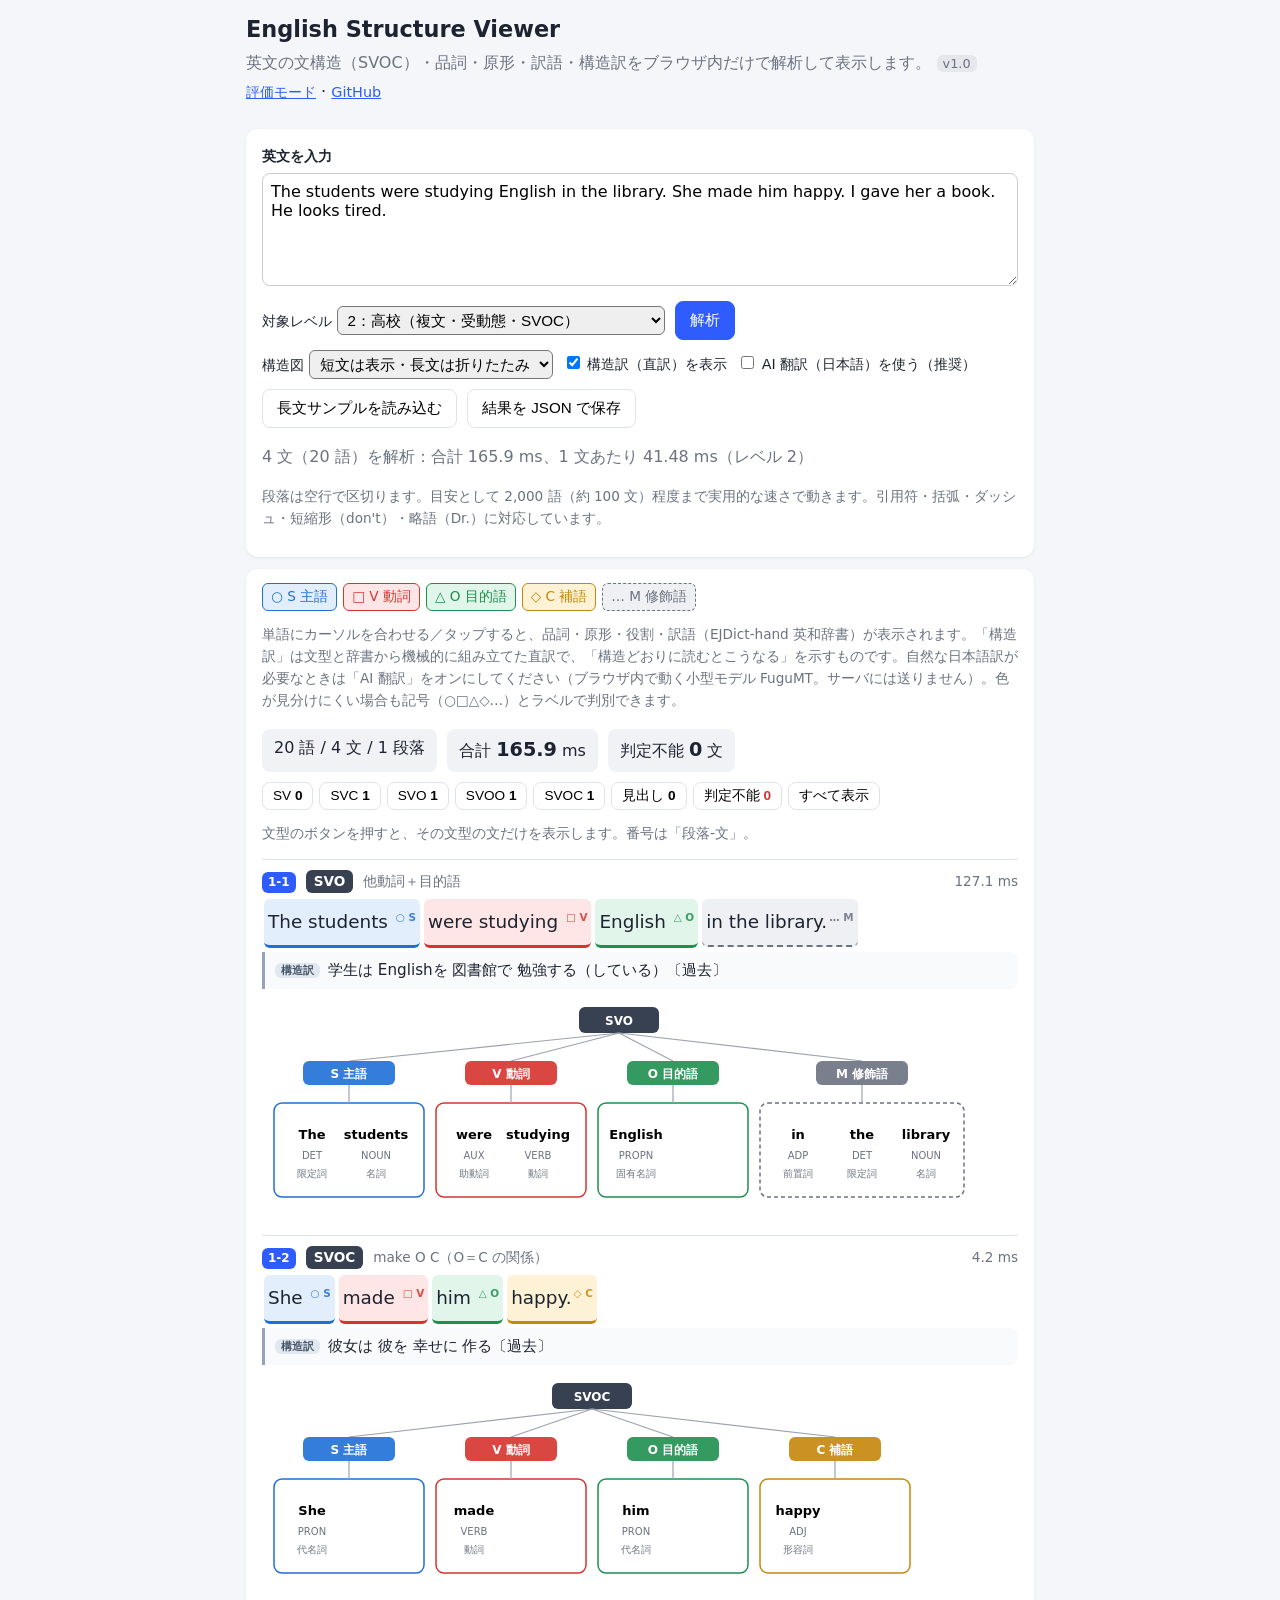
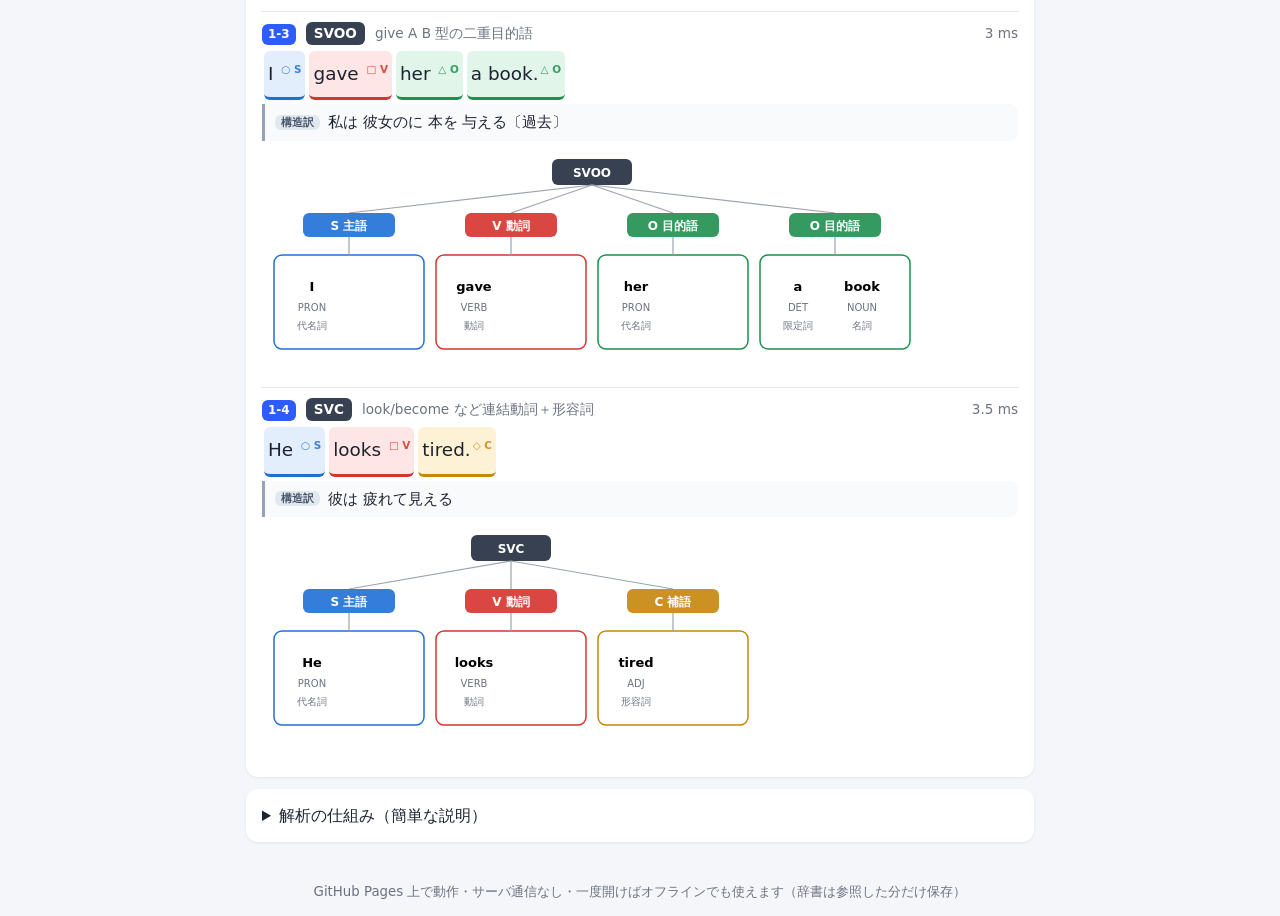
<file: index.html>
<!DOCTYPE html>
<html lang="ja">
<head>
  <meta charset="UTF-8">
  <meta name="viewport" content="width=device-width, initial-scale=1.0">
  <title>English Structure Viewer</title>
  <link rel="stylesheet" href="style.css?v=1.0">
  <link rel="manifest" href="manifest.json">
  <meta name="theme-color" content="#2f5cff">
  <link rel="icon" href="icon.svg">
</head>
<body>
  <header>
    <h1>English Structure Viewer</h1>
    <p class="sub">英文の文構造（SVOC）・品詞・原形・訳語・構造訳をブラウザ内だけで解析して表示します。<span class="ver">v1.0</span></p>
    <nav><a href="eval.html">評価モード</a> · <a href="https://github.com/224096-cmd/eng-structure-viewer">GitHub</a></nav>
  </header>

  <main>
    <section class="card">
      <label for="input" class="lab">英文を入力</label>
      <textarea id="input" rows="5">The students were studying English in the library. She made him happy. I gave her a book. He looks tired.</textarea>
      <div class="controls">
        <label>対象レベル
          <select id="level">
            <option value="1">1：中学（単文）</option>
            <option value="2" selected>2：高校（複文・受動態・SVOC）</option>
            <option value="3">3：入試（重文・分詞構文・関係副詞など）</option>
          </select>
        </label>
        <button id="run" class="primary">解析</button>
        <label>構造図
          <select id="treeMode">
            <option value="fold" selected>短文は表示・長文は折りたたみ</option>
            <option value="always">常に表示</option>
            <option value="never">表示しない</option>
          </select>
        </label>
        <label title="文型と辞書から機械的に組み立てた直訳。AI 翻訳をオンにすると自動で隠れます"><input type="checkbox" id="showGloss" checked> 構造訳（直訳）を表示</label>
        <label title="ブラウザ内で動く小型ニューラル翻訳（FuguMT, 約145MB）。初回のみダウンロード、以後はオフラインでも使えます"><input type="checkbox" id="useMT"> AI 翻訳（日本語）を使う（推奨）</label>
        <button id="sample">長文サンプルを読み込む</button>
        <button id="download" disabled>結果を JSON で保存</button>
      </div>
      <p id="status" class="muted">読み込み中…</p>
      <p id="mtStatus" class="small" style="display:none; color:#1d4ed8"></p>
      <p class="small muted">段落は空行で区切ります。目安として 2,000 語（約 100 文）程度まで実用的な速さで動きます。引用符・括弧・ダッシュ・短縮形（don't）・略語（Dr.）に対応しています。</p>
    </section>

    <section class="card">
      <div class="legend">
        <span class="role-S">○ S 主語</span><span class="role-V">□ V 動詞</span><span class="role-O">△ O 目的語</span><span class="role-C">◇ C 補語</span><span class="role-M">… M 修飾語</span>
      </div>
      <p class="muted small">単語にカーソルを合わせる／タップすると、品詞・原形・役割・訳語（EJDict-hand 英和辞書）が表示されます。「構造訳」は文型と辞書から機械的に組み立てた直訳で、「構造どおりに読むとこうなる」を示すものです。自然な日本語訳が必要なときは「AI 翻訳」をオンにしてください（ブラウザ内で動く小型モデル FuguMT。サーバには送りません）。色が見分けにくい場合も記号（○□△◇…）とラベルで判別できます。</p>
      <div id="summary" style="display:none"></div>
      <div id="output"></div>
    </section>

    <section class="card">
      <details>
        <summary>解析の仕組み（簡単な説明）</summary>
        <ol>
          <li><b>品詞タグ付け</b>：各単語に名詞・動詞などのラベルを付ける（辞書と規則による処理。AI モデルは使わない）。</li>
          <li><b>チャンク化</b>：品詞の並びから名詞句・動詞句・前置詞句などの「かたまり」を作る。</li>
          <li><b>文型判定</b>：修飾語を除いた主要なかたまりの並びを、<code>rules/patterns.json</code> の規則と照合して 5 文型に分類する。「対象レベル」以下の規則だけを使う。</li>
        </ol>
      </details>
    </section>
  </main>

  <footer><small>GitHub Pages 上で動作・サーバ通信なし・一度開けばオフラインでも使えます（辞書は参照した分だけ保存）</small></footer>

  <script src="vendor/compromise.js?v=1.0"></script>
  <script type="module" src="app.js?v=1.0"></script>
</body>
</html>
</file>
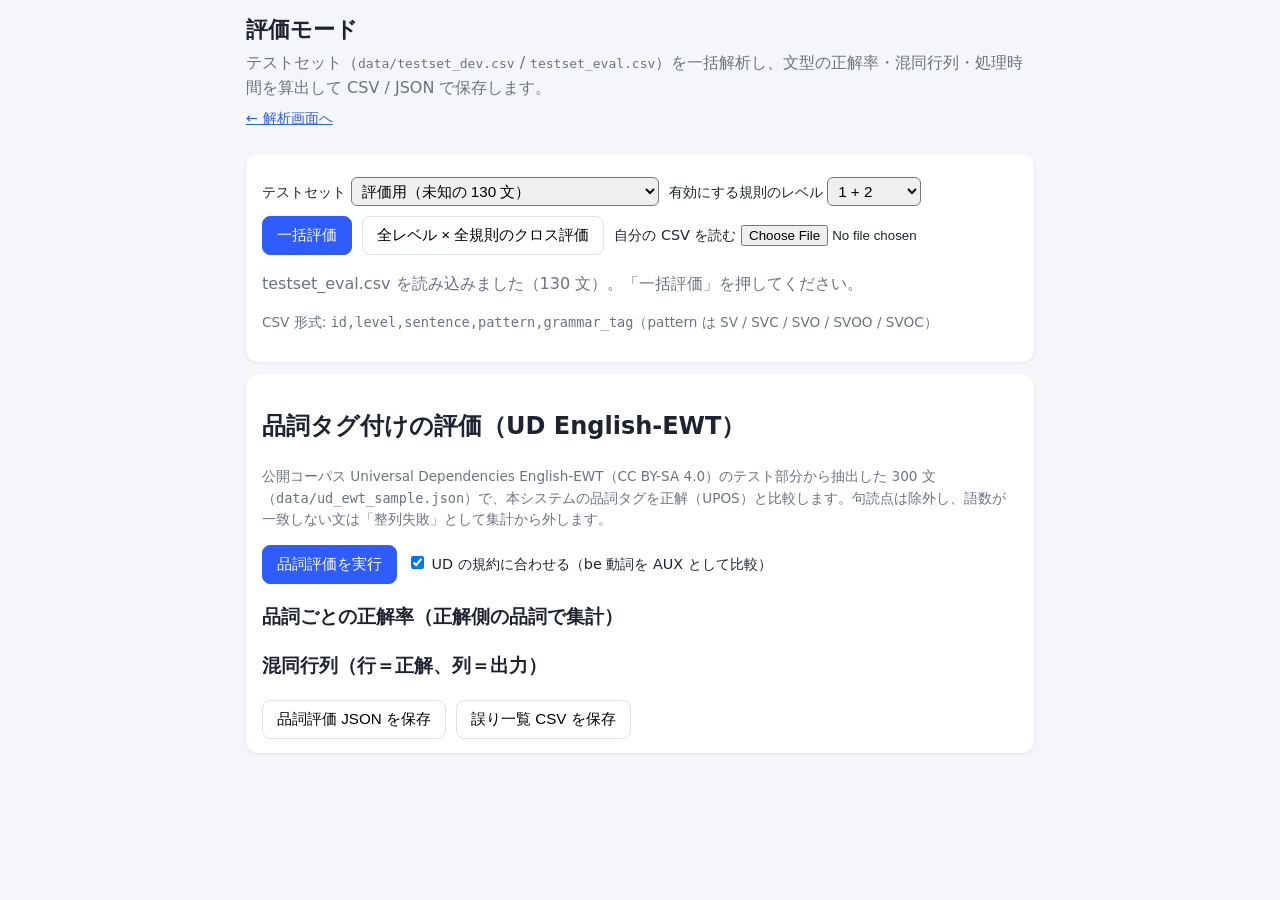
<file: eval.html>
<!DOCTYPE html>
<html lang="ja">
<head>
  <meta charset="UTF-8">
  <meta name="viewport" content="width=device-width, initial-scale=1.0">
  <title>評価モード - English Structure Viewer</title>
  <link rel="stylesheet" href="style.css?v=1.0">
</head>
<body>
  <header>
    <h1>評価モード</h1>
    <p class="sub">テストセット（<code>data/testset_dev.csv</code> / <code>testset_eval.csv</code>）を一括解析し、文型の正解率・混同行列・処理時間を算出して CSV / JSON で保存します。</p>
    <nav><a href="index.html">← 解析画面へ</a></nav>
  </header>
  <main>
    <section class="card">
      <div class="controls">
        <label>テストセット
          <select id="dataset">
            <option value="data/testset_dev.csv">開発用（規則を作りながら見た 169 文）</option>
            <option value="data/testset_eval.csv" selected>評価用（未知の 130 文）</option>
          </select>
        </label>
        <label>有効にする規則のレベル
          <select id="level">
            <option value="1">1 のみ</option>
            <option value="2" selected>1 + 2</option>
            <option value="3">1 + 2 + 3</option>
          </select>
        </label>
        <button id="run" class="primary">一括評価</button>
        <button id="runAll">全レベル × 全規則のクロス評価</button>
        <label>自分の CSV を読む <input type="file" id="file" accept=".csv"></label>
      </div>
      <p id="status" class="muted">読み込み中…</p>
      <p class="small muted">CSV 形式: <code>id,level,sentence,pattern,grammar_tag</code>（pattern は SV / SVC / SVO / SVOO / SVOC）</p>
    </section>

    <section class="card" id="summary" style="display:none">
      <h2>結果</h2>
      <div id="metrics"></div>
      <h3>文型ごとの正解率</h3>
      <div id="perPattern"></div>
      <h3>混同行列（行＝正解、列＝出力）</h3>
      <div id="confusion"></div>
      <div class="controls">
        <button id="dlDetail">詳細 CSV を保存</button>
        <button id="dlSummary">集計 JSON を保存</button>
      </div>
    </section>

    <section class="card" id="crossSec" style="display:none">
      <h2>クロス評価（行＝文のレベル、列＝有効規則）</h2>
      <div id="cross"></div>
      <button id="dlCross">クロス表 CSV を保存</button>
    </section>

    <section class="card" id="detailSec" style="display:none">
      <h2>詳細（誤りは赤）</h2>
      <div id="detail"></div>
    </section>
    <section class="card">
      <h2>品詞タグ付けの評価（UD English-EWT）</h2>
      <p class="small muted">公開コーパス Universal Dependencies English-EWT（CC BY-SA 4.0）のテスト部分から抽出した 300 文（<code>data/ud_ewt_sample.json</code>）で、本システムの品詞タグを正解（UPOS）と比較します。句読点は除外し、語数が一致しない文は「整列失敗」として集計から外します。</p>
      <div class="controls"><button id="runPos" class="primary">品詞評価を実行</button><label><input type="checkbox" id="udMode" checked> UD の規約に合わせる（be 動詞を AUX として比較）</label></div>
      <div id="posMetrics"></div>
      <h3>品詞ごとの正解率（正解側の品詞で集計）</h3>
      <div id="posPerTag"></div>
      <h3>混同行列（行＝正解、列＝出力）</h3>
      <div id="posConfusion"></div>
      <div class="controls">
        <button id="dlPos">品詞評価 JSON を保存</button>
        <button id="dlPosErr">誤り一覧 CSV を保存</button>
      </div>
    </section>
  </main>
  <script src="vendor/compromise.js?v=1.0"></script>
  <script type="module" src="eval.js?v=1.0"></script>
</body>
</html>
</file>
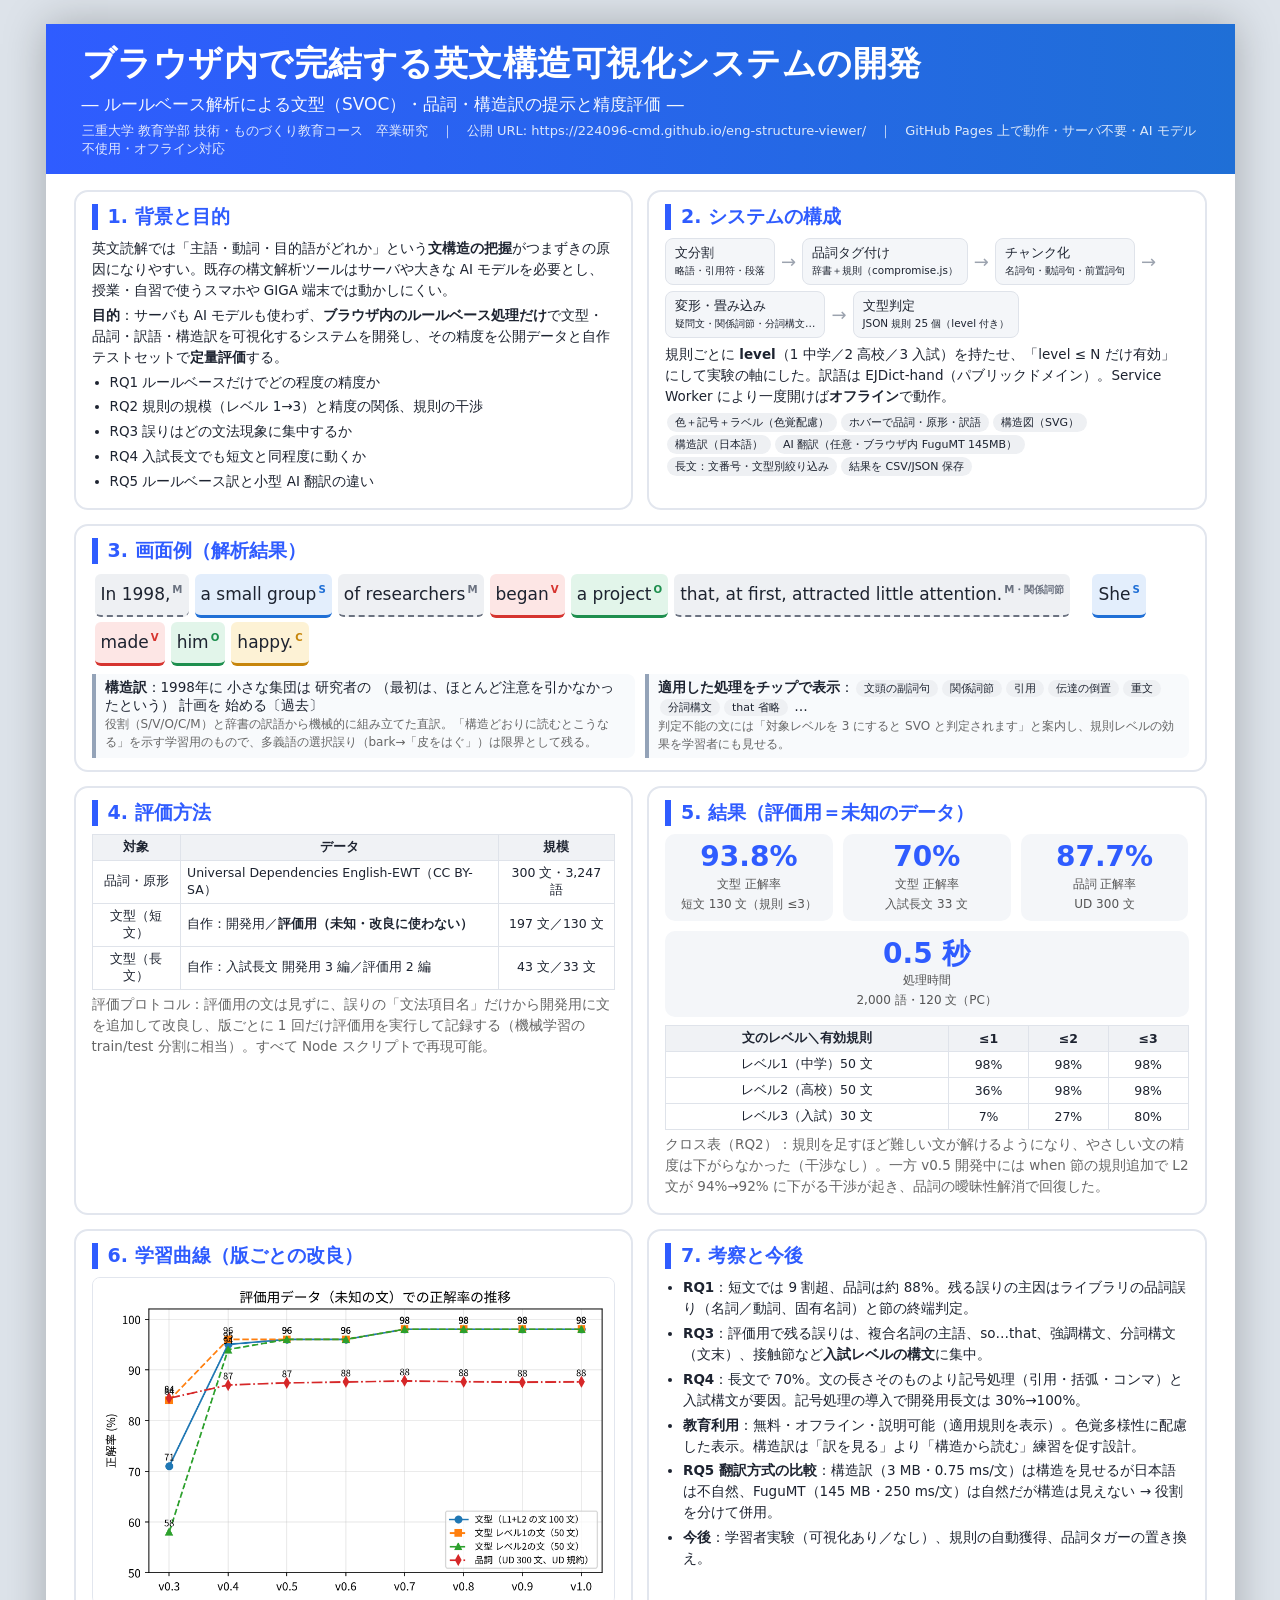
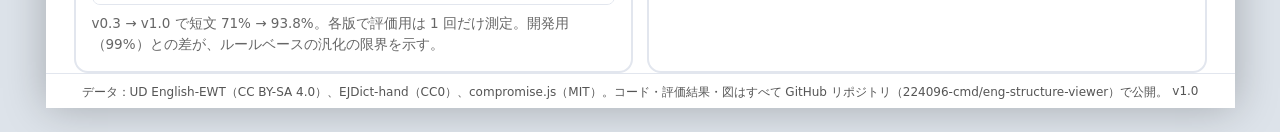
<file: docs/poster.html>
<!DOCTYPE html>
<html lang="ja">
<head>
<meta charset="UTF-8">
<title>研究ポスター - English Structure Viewer</title>
<style>
  @page { size: A1 portrait; margin: 0; }
  :root { --S:#1f6fd6; --V:#d6342f; --O:#1e8f4e; --C:#c7860c; --M:#6b7280; --ink:#1d2330; --accent:#2f5cff; --bg:#f4f6f9; }
  * { box-sizing: border-box; }
  body { margin:0; background:#dde3ea; font-family: "Noto Sans JP", "Noto Sans CJK JP", "Hiragino Sans", "Yu Gothic", "Meiryo", system-ui, sans-serif; color:var(--ink); }
  .poster { width: 1189px; height: 1684px; margin: 0 auto; background: #fff; display:grid; grid-template-rows: 150px 1fr 48px; }
  @media screen { .poster { box-shadow: 0 0 40px rgba(0,0,0,.25); margin: 24px auto; } }
  header { background: linear-gradient(90deg, #2f5cff, #1f6fd6); color:#fff; padding: 18px 36px; display:flex; flex-direction:column; justify-content:center; }
  header h1 { margin:0; font-size: 34px; letter-spacing: .5px; }
  header .sub { font-size: 17px; opacity:.95; margin-top: 6px; }
  header .meta { font-size: 13px; opacity:.85; margin-top: 6px; }
  main { display:grid; grid-template-columns: 1fr 1fr; grid-template-rows: auto auto auto 1fr; gap: 14px; padding: 16px 28px 0; }
  .box { border: 2px solid #e2e6ee; border-radius: 14px; padding: 12px 16px; background:#fff; }
  .box h2 { margin: 0 0 8px; font-size: 19px; color: var(--accent); border-left: 6px solid var(--accent); padding-left: 10px; }
  .box p, .box li { font-size: 13.5px; line-height: 1.55; margin: 4px 0; }
  .box ul { margin: 4px 0 4px 18px; padding:0; }
  .wide { grid-column: 1 / 3; }
  .kpi { display:flex; gap: 10px; flex-wrap: wrap; margin-top: 6px; }
  .kpi div { flex:1; min-width: 130px; background: var(--bg); border-radius: 10px; padding: 8px 10px; text-align:center; }
  .kpi b { display:block; font-size: 28px; color: var(--accent); line-height:1.1; }
  .kpi span { font-size: 12px; color:#555; }
  table { border-collapse: collapse; width:100%; font-size: 12.5px; }
  th, td { border:1px solid #dfe3ea; padding: 4px 6px; text-align:center; }
  th { background:#f0f2f5; }
  td.l { text-align:left; }
  .flow { display:flex; align-items:center; gap: 6px; font-size: 12.5px; margin: 6px 0; flex-wrap: wrap; }
  .flow .st { background: var(--bg); border-radius: 8px; padding: 6px 9px; border:1px solid #dfe3ea; }
  .flow .ar { color:#9ca3af; font-size: 18px; }
  .demo { font-size: 17px; line-height: 2.4; margin: 6px 0 2px; }
  .ch { display:inline-block; padding: 0 6px; margin: 2px 3px; border-radius: 6px; border-bottom: 3px solid; }
  .S { background:#e3eefc; border-color:var(--S);} .V{ background:#fde6e5; border-color:var(--V);} .O{ background:#e2f5ea; border-color:var(--O);} .C{ background:#fdf2d5; border-color:var(--C);} .M{ background:#eef0f3; border-bottom: 2px dashed var(--M);}
  .lab { font-size: .6em; font-weight: 700; vertical-align: super; margin-left: 2px; }
  .S .lab{color:var(--S)} .V .lab{color:var(--V)} .O .lab{color:var(--O)} .C .lab{color:var(--C)} .M .lab{color:var(--M)}
  .gloss { font-size: 13.5px; background:#f8fafc; border-left: 4px solid #94a3b8; padding: 5px 9px; border-radius: 0 8px 8px 0; margin-top: 4px; }
  img { width: 100%; border-radius: 8px; border: 1px solid #e2e6ee; }
  .two { display:grid; grid-template-columns: 1fr 1fr; gap: 10px; }
  footer { font-size: 12px; color:#555; padding: 10px 36px; border-top: 1px solid #e2e6ee; display:flex; justify-content:space-between; }
  .note { font-size: 12px; color:#666; }
  .tag { display:inline-block; font-size: 11px; background:#eef0f3; border-radius: 10px; padding: 1px 8px; margin: 1px 2px; }
</style>
</head>
<body>
<div class="poster">
  <header>
    <h1>ブラウザ内で完結する英文構造可視化システムの開発</h1>
    <div class="sub">― ルールベース解析による文型（SVOC）・品詞・構造訳の提示と精度評価 ―</div>
    <div class="meta">三重大学 教育学部 技術・ものづくり教育コース　卒業研究　｜　公開 URL: https://224096-cmd.github.io/eng-structure-viewer/　｜　GitHub Pages 上で動作・サーバ不要・AI モデル不使用・オフライン対応</div>
  </header>

  <main>
    <section class="box">
      <h2>1. 背景と目的</h2>
      <p>英文読解では「主語・動詞・目的語がどれか」という<b>文構造の把握</b>がつまずきの原因になりやすい。既存の構文解析ツールはサーバや大きな AI モデルを必要とし、授業・自習で使うスマホや GIGA 端末では動かしにくい。</p>
      <p><b>目的</b>：サーバも AI モデルも使わず、<b>ブラウザ内のルールベース処理だけ</b>で文型・品詞・訳語・構造訳を可視化するシステムを開発し、その精度を公開データと自作テストセットで<b>定量評価</b>する。</p>
      <ul>
        <li>RQ1 ルールベースだけでどの程度の精度か</li>
        <li>RQ2 規則の規模（レベル 1→3）と精度の関係、規則の干渉</li>
        <li>RQ3 誤りはどの文法現象に集中するか</li>
        <li>RQ4 入試長文でも短文と同程度に動くか</li>
        <li>RQ5 ルールベース訳と小型 AI 翻訳の違い</li>
      </ul>
    </section>

    <section class="box">
      <h2>2. システムの構成</h2>
      <div class="flow">
        <span class="st">文分割<br><small>略語・引用符・段落</small></span><span class="ar">→</span>
        <span class="st">品詞タグ付け<br><small>辞書＋規則（compromise.js）</small></span><span class="ar">→</span>
        <span class="st">チャンク化<br><small>名詞句・動詞句・前置詞句</small></span><span class="ar">→</span>
        <span class="st">変形・畳み込み<br><small>疑問文・関係詞節・分詞構文…</small></span><span class="ar">→</span>
        <span class="st">文型判定<br><small>JSON 規則 25 個（level 付き）</small></span>
      </div>
      <p>規則ごとに <b>level</b>（1 中学／2 高校／3 入試）を持たせ、「level ≤ N だけ有効」にして実験の軸にした。訳語は EJDict-hand（パブリックドメイン）。Service Worker により一度開けば<b>オフライン</b>で動作。</p>
      <p><span class="tag">色＋記号＋ラベル（色覚配慮）</span><span class="tag">ホバーで品詞・原形・訳語</span><span class="tag">構造図（SVG）</span><span class="tag">構造訳（日本語）</span><span class="tag">AI 翻訳（任意・ブラウザ内 FuguMT 145MB）</span><span class="tag">長文：文番号・文型別絞り込み</span><span class="tag">結果を CSV/JSON 保存</span></p>
    </section>

    <section class="box wide">
      <h2>3. 画面例（解析結果）</h2>
      <div class="demo">
        <span class="ch M">In 1998,<span class="lab">M</span></span><span class="ch S">a small group<span class="lab">S</span></span><span class="ch M">of researchers<span class="lab">M</span></span><span class="ch V">began<span class="lab">V</span></span><span class="ch O">a project<span class="lab">O</span></span><span class="ch M">that, at first, attracted little attention.<span class="lab">M・関係詞節</span></span>
        &nbsp;&nbsp;<span class="ch S">She<span class="lab">S</span></span><span class="ch V">made<span class="lab">V</span></span><span class="ch O">him<span class="lab">O</span></span><span class="ch C">happy.<span class="lab">C</span></span>
      </div>
      <div class="two">
        <div class="gloss"><b>構造訳</b>：1998年に 小さな集団は 研究者の （最初は、ほとんど注意を引かなかったという） 計画を 始める〔過去〕<br><span class="note">役割（S/V/O/C/M）と辞書の訳語から機械的に組み立てた直訳。「構造どおりに読むとこうなる」を示す学習用のもので、多義語の選択誤り（bark→「皮をはぐ」）は限界として残る。</span></div>
        <div class="gloss"><b>適用した処理をチップで表示</b>：<span class="tag">文頭の副詞句</span><span class="tag">関係詞節</span><span class="tag">引用</span><span class="tag">伝達の倒置</span><span class="tag">重文</span><span class="tag">分詞構文</span><span class="tag">that 省略</span> …<br><span class="note">判定不能の文には「対象レベルを 3 にすると SVO と判定されます」と案内し、規則レベルの効果を学習者にも見せる。</span></div>
      </div>
    </section>

    <section class="box">
      <h2>4. 評価方法</h2>
      <table>
        <tr><th>対象</th><th>データ</th><th>規模</th></tr>
        <tr><td>品詞・原形</td><td class="l">Universal Dependencies English-EWT（CC BY-SA）</td><td>300 文・3,247 語</td></tr>
        <tr><td>文型（短文）</td><td class="l">自作：開発用／<b>評価用（未知・改良に使わない）</b></td><td>197 文／130 文</td></tr>
        <tr><td>文型（長文）</td><td class="l">自作：入試長文 開発用 3 編／評価用 2 編</td><td>43 文／33 文</td></tr>
      </table>
      <p class="note">評価プロトコル：評価用の文は見ずに、誤りの「文法項目名」だけから開発用に文を追加して改良し、版ごとに 1 回だけ評価用を実行して記録する（機械学習の train/test 分割に相当）。すべて Node スクリプトで再現可能。</p>
    </section>

    <section class="box">
      <h2>5. 結果（評価用＝未知のデータ）</h2>
      <div class="kpi">
        <div><b>93.8%</b><span>文型 正解率<br>短文 130 文（規則 ≤3）</span></div>
        <div><b>70%</b><span>文型 正解率<br>入試長文 33 文</span></div>
        <div><b>87.7%</b><span>品詞 正解率<br>UD 300 文</span></div>
        <div><b>0.5 秒</b><span>処理時間<br>2,000 語・120 文（PC）</span></div>
      </div>
      <table style="margin-top:8px">
        <tr><th>文のレベル＼有効規則</th><th>≤1</th><th>≤2</th><th>≤3</th></tr>
        <tr><td>レベル1（中学）50 文</td><td>98%</td><td>98%</td><td>98%</td></tr>
        <tr><td>レベル2（高校）50 文</td><td>36%</td><td>98%</td><td>98%</td></tr>
        <tr><td>レベル3（入試）30 文</td><td>7%</td><td>27%</td><td>80%</td></tr>
      </table>
      <p class="note">クロス表（RQ2）：規則を足すほど難しい文が解けるようになり、やさしい文の精度は下がらなかった（干渉なし）。一方 v0.5 開発中には when 節の規則追加で L2 文が 94%→92% に下がる干渉が起き、品詞の曖昧性解消で回復した。</p>
    </section>

    <section class="box">
      <h2>6. 学習曲線（版ごとの改良）</h2>
      <img src="../results/figures/learning_curve.png" alt="学習曲線">
      <p class="note">v0.3 → v1.0 で短文 71% → 93.8%。各版で評価用は 1 回だけ測定。開発用（99%）との差が、ルールベースの汎化の限界を示す。</p>
    </section>

    <section class="box">
      <h2>7. 考察と今後</h2>
      <ul>
        <li><b>RQ1</b>：短文では 9 割超、品詞は約 88%。残る誤りの主因はライブラリの品詞誤り（名詞／動詞、固有名詞）と節の終端判定。</li>
        <li><b>RQ3</b>：評価用で残る誤りは、複合名詞の主語、so…that、強調構文、分詞構文（文末）、接触節など<b>入試レベルの構文</b>に集中。</li>
        <li><b>RQ4</b>：長文で 70%。文の長さそのものより記号処理（引用・括弧・コンマ）と入試構文が要因。記号処理の導入で開発用長文は 30%→100%。</li>
        <li><b>教育利用</b>：無料・オフライン・説明可能（適用規則を表示）。色覚多様性に配慮した表示。構造訳は「訳を見る」より「構造から読む」練習を促す設計。</li>
        <li><b>RQ5 翻訳方式の比較</b>：構造訳（3 MB・0.75 ms/文）は構造を見せるが日本語は不自然、FuguMT（145 MB・250 ms/文）は自然だが構造は見えない → 役割を分けて併用。</li>
        <li><b>今後</b>：学習者実験（可視化あり／なし）、規則の自動獲得、品詞タガーの置き換え。</li>
      </ul>
    </section>
  </main>

  <footer>
    <span>データ：UD English-EWT（CC BY-SA 4.0）、EJDict-hand（CC0）、compromise.js（MIT）。コード・評価結果・図はすべて GitHub リポジトリ（224096-cmd/eng-structure-viewer）で公開。</span>
    <span>v1.0</span>
  </footer>
</div>
</body>
</html>
</file>
<file: style.css>
:root {
  --bg: #f4f6f9; --fg: #1d2330; --muted: #6b7280; --card: #fff; --accent: #2f5cff; --line: #dfe3ea;
  /* 役割の色（色覚多様性に配慮し、色＋記号＋ラベルを併用） */
  --S: #1f6fd6; --S-bg: #e3eefc;
  --V: #d6342f; --V-bg: #fde6e5;
  --O: #1e8f4e; --O-bg: #e2f5ea;
  --C: #c7860c; --C-bg: #fdf2d5;
  --M: #6b7280; --M-bg: #eef0f3;
}
* { box-sizing: border-box; }
body { margin: 0; font-family: system-ui, -apple-system, "Segoe UI", "Hiragino Sans", "Noto Sans JP", sans-serif; background: var(--bg); color: var(--fg); line-height: 1.6; }
header, main, footer { max-width: 820px; margin: 0 auto; padding: 12px 16px; }
h1 { margin: 0; font-size: 1.4rem; }
.sub { margin: 2px 0 4px; color: var(--muted); }
.ver { font-size: .8rem; background: #e5e7eb; padding: 1px 6px; border-radius: 6px; margin-left: 6px; }
nav a { color: var(--accent); font-size: .9rem; }
.card { background: var(--card); border-radius: 12px; padding: 14px 16px; margin-bottom: 12px; box-shadow: 0 1px 3px rgba(0,0,0,.07); }
.lab { font-weight: 600; font-size: .9rem; }
textarea { width: 100%; font-size: 1rem; padding: 8px; border: 1px solid #ccc; border-radius: 8px; margin-top: 4px; font-family: inherit; }
.controls { display: flex; flex-wrap: wrap; gap: 10px; align-items: center; margin-top: 8px; }
.controls label { font-size: .9rem; }
select { font-size: .95rem; padding: 4px 6px; border-radius: 6px; }
button { padding: 8px 14px; font-size: .95rem; border: 1px solid var(--line); border-radius: 8px; background: #fff; cursor: pointer; }
button.primary { background: var(--accent); color: #fff; border-color: var(--accent); }
button:disabled { opacity: .5; cursor: default; }
.muted { color: var(--muted); } .small { font-size: .85rem; }
footer { color: var(--muted); text-align: center; }

.legend { display: flex; flex-wrap: wrap; gap: 6px; font-size: .85rem; }
.legend span { padding: 2px 8px; border-radius: 6px; border: 1px solid; }
.legend .role-S { color: var(--S); background: var(--S-bg); }
.legend .role-V { color: var(--V); background: var(--V-bg); }
.legend .role-O { color: var(--O); background: var(--O-bg); }
.legend .role-C { color: var(--C); background: var(--C-bg); }
.legend .role-M { color: var(--M); background: var(--M-bg); border-style: dashed; }

.sentence { border-top: 1px solid var(--line); padding: 10px 0; }
.sentence-head { display: flex; gap: 10px; align-items: baseline; font-size: .85rem; color: var(--muted); flex-wrap: wrap; }
.pattern-badge { font-weight: 700; color: #fff; background: #374151; padding: 1px 8px; border-radius: 6px; font-size: .85rem; }
.time { margin-left: auto; }
.tokens { font-size: 1.15rem; line-height: 2.6; margin-top: 4px; }
.chunk { display: inline-block; padding: 0 4px; margin: 2px 2px; border-radius: 6px; border-bottom: 3px solid transparent; position: relative; }
.chunk.role-S { background: var(--S-bg); border-bottom-color: var(--S); }
.chunk.role-V { background: var(--V-bg); border-bottom-color: var(--V); }
.chunk.role-O { background: var(--O-bg); border-bottom-color: var(--O); }
.chunk.role-C { background: var(--C-bg); border-bottom-color: var(--C); }
.chunk.role-M { background: var(--M-bg); border-bottom: 2px dashed var(--M); }
.role-label { font-size: .65rem; font-weight: 700; margin-left: 2px; vertical-align: super; opacity: .85; }
.role-S .role-label { color: var(--S); } .role-V .role-label { color: var(--V); } .role-O .role-label { color: var(--O); } .role-C .role-label { color: var(--C); } .role-M .role-label { color: var(--M); }
.tok { cursor: pointer; border-radius: 4px; outline: none; }
.tok:hover, .tok:focus { background: rgba(0,0,0,.08); }

.card-pop { position: absolute; display: none; z-index: 10; background: #fff; border: 1px solid var(--line); border-radius: 10px; padding: 10px 12px; box-shadow: 0 6px 20px rgba(0,0,0,.15); font-size: .85rem; max-width: 280px; }
.cp-word { font-weight: 700; font-size: 1.05rem; margin-bottom: 4px; }
.cp-row b { display: inline-block; min-width: 3em; color: var(--muted); font-weight: 600; }
.cp-note { margin-top: 6px; color: var(--muted); border-top: 1px dashed var(--line); padding-top: 4px; }

/* 評価ページ */
table { border-collapse: collapse; width: 100%; font-size: .85rem; margin-top: 8px; }
th, td { border: 1px solid var(--line); padding: 4px 6px; text-align: left; }
th { background: #f0f2f5; }
td.ok { color: var(--O); } td.ng { color: var(--V); font-weight: 600; }
.metric { display: inline-block; background: #f0f2f5; padding: 6px 12px; border-radius: 8px; margin: 4px 6px 4px 0; }
.metric b { font-size: 1.2rem; }
@media (max-width: 480px) { .tokens { font-size: 1.05rem; } h1 { font-size: 1.2rem; } }

.tree { overflow-x: auto; margin: 6px 0 2px; padding: 4px 0; }
.tree svg { display: block; min-width: 320px; }

/* 長文向け */
.para-head { font-weight: 700; color: var(--muted); margin: 14px 0 2px; font-size: .85rem; border-left: 3px solid var(--accent); padding-left: 8px; }
.snum { display: inline-block; min-width: 2.6em; text-align: center; font-size: .75rem; font-weight: 700; color: #fff; background: var(--accent); border-radius: 6px; padding: 1px 6px; }
.pattern-badge.unk { background: #9ca3af; }
.sentence.unknown { background: #fafafa; }
.chip { font-size: .72rem; background: #eef0f3; color: #374151; border-radius: 10px; padding: 1px 7px; }
.chip.muted { color: var(--muted); }
.tree-slot { margin-top: 4px; }
.tree-btn { font-size: .8rem; padding: 3px 10px; }
.metrics { display: flex; flex-wrap: wrap; gap: 4px; }
.pattern-counts { display: flex; flex-wrap: wrap; gap: 6px; margin-top: 6px; }
.pc { font-size: .85rem; padding: 4px 10px; }
.pc.active { background: var(--accent); color: #fff; border-color: var(--accent); }
.pc.unk b { color: var(--V); }
.chunk { word-break: normal; }
.tokens { line-height: 2.5; }
.hint { font-size: .85rem; color: #92400e; background: #fef3c7; border-radius: 8px; padding: 6px 10px; margin-top: 4px; display: flex; gap: 10px; align-items: center; flex-wrap: wrap; }
.gloss { font-size: .95rem; margin: 2px 0 4px; padding: 6px 10px; background: #f8fafc; border-left: 3px solid #94a3b8; border-radius: 0 8px 8px 0; }
.gl-label { font-size: .7rem; font-weight: 700; color: #475569; background: #e2e8f0; border-radius: 6px; padding: 1px 6px; margin-right: 8px; vertical-align: middle; }
.sentence.heading .tokens { font-weight: 700; }
@media print { header nav, .controls, #status, .tree-btn, footer, details { display: none !important; } body { background: #fff; } .card { box-shadow: none; border: 1px solid #ddd; } }
.gloss.mt { border-left-color: #2563eb; background: #eff6ff; }
.gl-label.mt { background: #dbeafe; color: #1e40af; }
</file>
